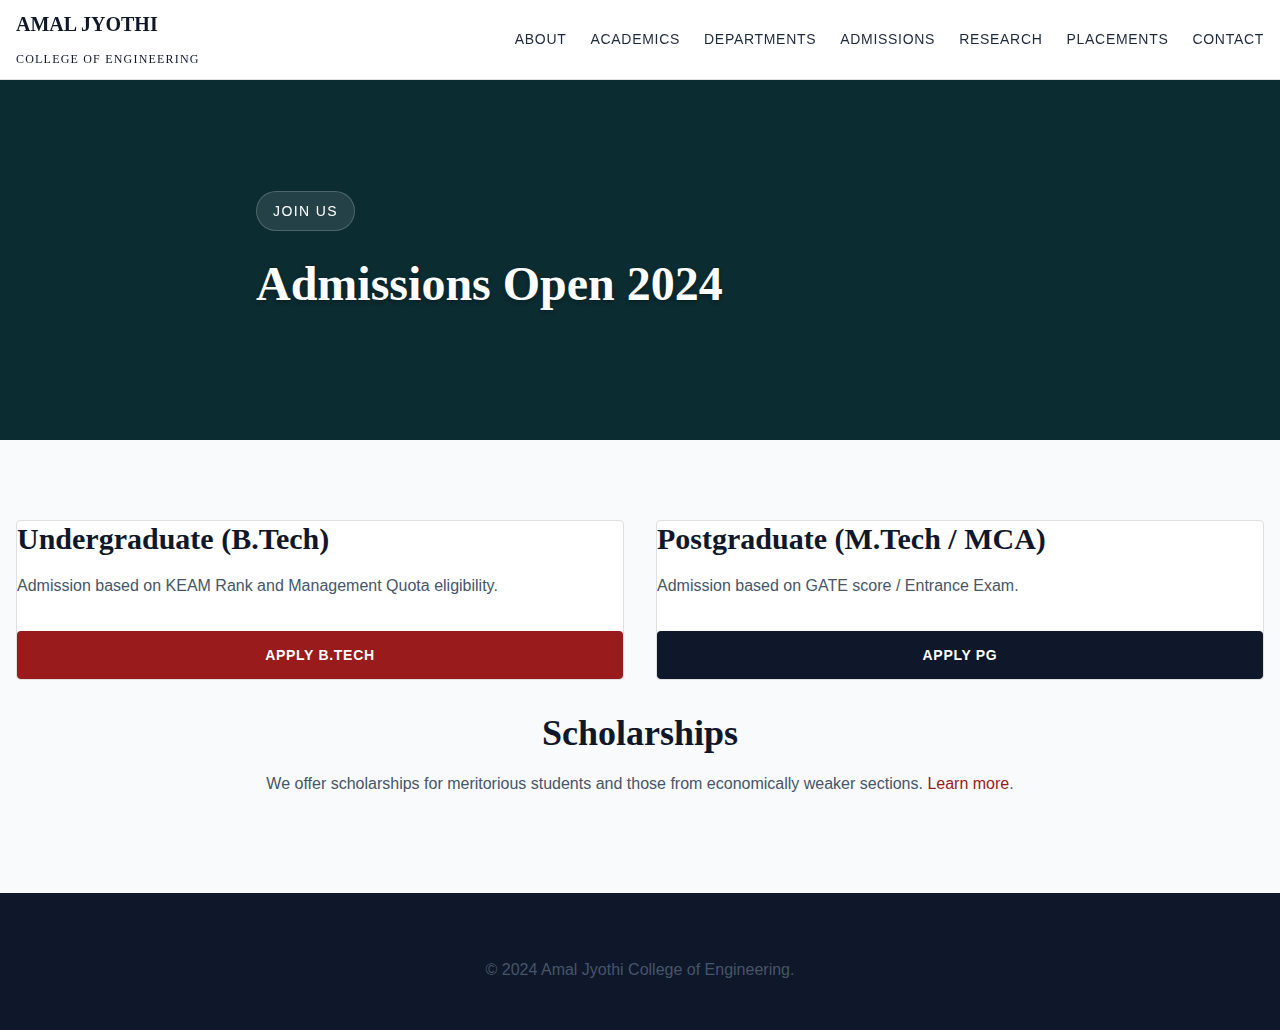
<file: admissions.html>
<!DOCTYPE html>
<html lang="en">

<head>
    <meta charset="UTF-8">
    <meta name="viewport" content="width=device-width, initial-scale=1.0">
    <title>Admissions | Amal Jyothi College of Engineering</title>

    <link rel="stylesheet" href="../styles/variables.css">
    <link rel="stylesheet" href="../styles/global.css">
    <link rel="stylesheet" href="../styles/utilities.css">
    <link rel="stylesheet" href="../styles/layout.css">
    <link rel="stylesheet" href="../styles/components.css">
</head>

<body>

    <header id="main-header">
        <div class="header-container">
            <a href="../index.html" class="logo">
                <span>AMAL JYOTHI <br><small style="font-size: 0.6em; font-weight: 400; letter-spacing: 0.1em;">COLLEGE
                        OF ENGINEERING</small></span>
            </a>
            <nav class="nav-links">
                <a href="about.html" class="nav-link">About</a>
                <a href="academics.html" class="nav-link">Academics</a>
                <a href="departments.html" class="nav-link">Departments</a>
                <a href="admissions.html" class="nav-link text-accent">Admissions</a>
                <a href="research.html" class="nav-link">Research</a>
                <a href="placements.html" class="nav-link">Placements</a>
                <a href="contact.html" class="nav-link">Contact</a>
            </nav>
            <button class="mobile-menu-btn" aria-label="Toggle navigation"><span>&#9776;</span></button>
        </div>
    </header>

    <div class="hero" style="height: 40vh; min-height: 300px;">
        <div class="hero-bg" style="background-color: var(--color-emerald);"></div>
        <div class="container hero-content">
            <span class="hero-subtitle">Join Us</span>
            <h1>Admissions Open 2024</h1>
        </div>
    </div>

    <section class="section">
        <div class="container">
            <div class="grid grid-cols-2 gap-8">
                <div class="card p-6">
                    <h3>Undergraduate (B.Tech)</h3>
                    <p>Admission based on KEAM Rank and Management Quota eligibility.</p>
                    <a href="#" class="btn btn-primary mt-4">Apply B.Tech</a>
                </div>
                <div class="card p-6">
                    <h3>Postgraduate (M.Tech / MCA)</h3>
                    <p>Admission based on GATE score / Entrance Exam.</p>
                    <a href="#" class="btn btn-secondary mt-4">Apply PG</a>
                </div>
            </div>

            <div class="mt-8 text-center">
                <h2>Scholarships</h2>
                <p>We offer scholarships for meritorious students and those from economically weaker sections. <a
                        href="#" class="text-accent">Learn more</a>.</p>
            </div>
        </div>
    </section>

    <footer id="main-footer">
        <div class="container text-center text-white">
            <p>&copy; 2024 Amal Jyothi College of Engineering.</p>
        </div>
    </footer>

    <script src="../scripts/main.js"></script>
</body>

</html>
</file>
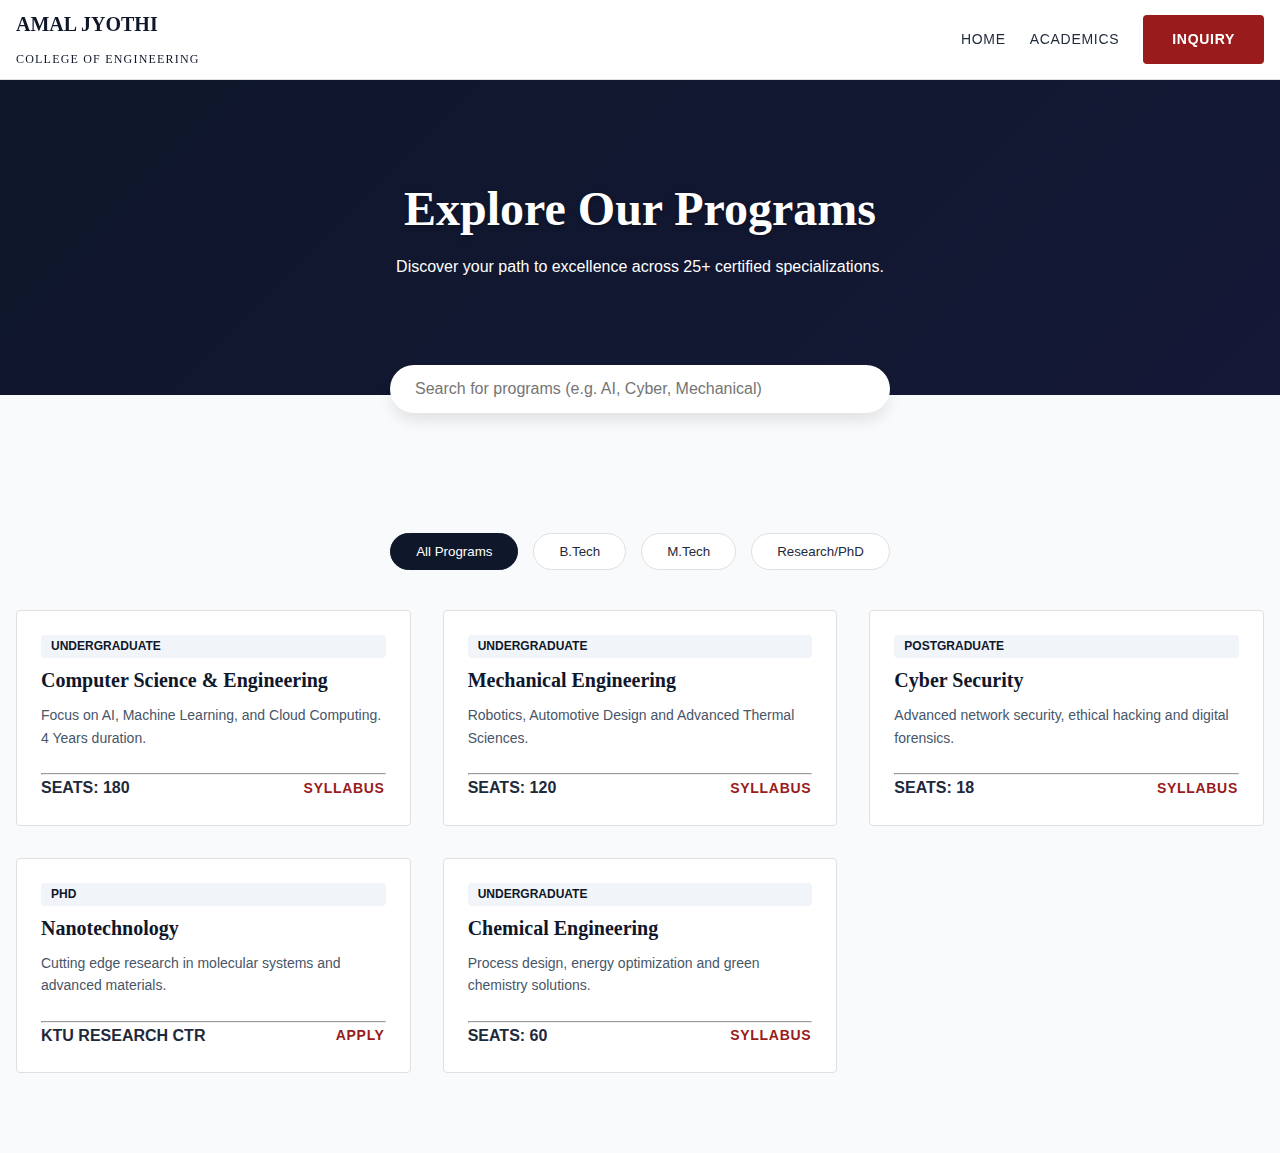
<file: programs.html>
<!DOCTYPE html>
<html lang="en">

<head>
    <meta charset="UTF-8">
    <meta name="viewport" content="width=device-width, initial-scale=1.0">
    <title>Explore Programs | AJCE</title>
    <link rel="stylesheet" href="../styles/variables.css">
    <link rel="stylesheet" href="../styles/global.css">
    <link rel="stylesheet" href="../styles/utilities.css">
    <link rel="stylesheet" href="../styles/layout.css">
    <link rel="stylesheet" href="../styles/components.css">
    <style>
        .filter-container {
            display: flex;
            justify-content: center;
            gap: 15px;
            margin-bottom: 40px;
            flex-wrap: wrap;
        }

        .filter-btn {
            padding: 10px 25px;
            border: 1px solid var(--color-border);
            border-radius: 30px;
            background: #fff;
            color: var(--color-text-main);
            font-weight: 500;
            cursor: pointer;
            transition: all 0.3s ease;
        }

        .filter-btn.active {
            background: var(--color-primary);
            color: #fff;
            border-color: var(--color-primary);
        }

        .filter-btn:hover {
            border-color: var(--color-primary);
        }

        .program-card {
            transition: transform 0.3s ease;
        }

        .program-card:hover {
            transform: translateY(-8px);
        }

        .program-tag {
            display: inline-block;
            padding: 2px 10px;
            background: var(--color-bg-light);
            border-radius: 4px;
            font-size: 0.75rem;
            font-weight: 600;
            color: var(--color-primary);
            margin-bottom: 10px;
            text-transform: uppercase;
        }

        .search-wrapper {
            max-width: 500px;
            margin: -30px auto 40px;
            position: relative;
            z-index: 10;
        }

        .search-input {
            width: 100%;
            padding: 15px 50px 15px 25px;
            border-radius: 30px;
            border: none;
            box-shadow: var(--shadow-lg);
            font-size: 1rem;
        }
    </style>
</head>

<body>

    <header id="main-header">
        <div class="header-container">
            <a href="../index.html" class="logo">
                <span>AMAL JYOTHI <br><small style="font-size: 0.6em; font-weight: 400; letter-spacing: 0.1em;">COLLEGE
                        OF ENGINEERING</small></span>
            </a>
            <nav class="nav-links">
                <a href="../index.html" class="nav-link">Home</a>
                <a href="academics.html" class="nav-link">Academics</a>
                <a href="contact.html" class="btn btn-primary">Inquiry</a>
            </nav>
        </div>
    </header>

    <div class="hero" style="height: 35vh; min-height: 250px;">
        <div class="hero-bg"
            style="background-color: var(--color-primary); background-image: linear-gradient(135deg, var(--color-primary) 0%, #1e1b4b 100%);">
        </div>
        <div class="container hero-content text-center">
            <h1>Explore Our Programs</h1>
            <p class="text-white opacity-80">Discover your path to excellence across 25+ certified specializations.</p>
        </div>
    </div>

    <div class="search-wrapper">
        <input type="text" placeholder="Search for programs (e.g. AI, Cyber, Mechanical)" class="search-input"
            id="programSearch">
    </div>

    <section class="section">
        <div class="container">
            <div class="filter-container">
                <button class="filter-btn active" data-filter="all">All Programs</button>
                <button class="filter-btn" data-filter="btech">B.Tech</button>
                <button class="filter-btn" data-filter="mtech">M.Tech</button>
                <button class="filter-btn" data-filter="research">Research/PhD</button>
            </div>

            <div class="grid grid-cols-3 gap-8" id="programsGrid">
                <!-- Card 1 -->
                <div class="card program-card" data-category="btech">
                    <div class="card-content">
                        <span class="program-tag">Undergraduate</span>
                        <h3 class="card-title">Computer Science & Engineering</h3>
                        <p class="card-excerpt">Focus on AI, Machine Learning, and Cloud Computing. 4 Years duration.
                        </p>
                        <hr class="my-4 opacity-10">
                        <div class="flex justify-between items-center">
                            <span class="text-xs font-bold uppercase tracking-widest text-muted">Seats: 180</span>
                            <a href="#" class="btn btn-text">Syllabus</a>
                        </div>
                    </div>
                </div>

                <!-- Card 2 -->
                <div class="card program-card" data-category="btech">
                    <div class="card-content">
                        <span class="program-tag">Undergraduate</span>
                        <h3 class="card-title">Mechanical Engineering</h3>
                        <p class="card-excerpt">Robotics, Automotive Design and Advanced Thermal Sciences.</p>
                        <hr class="my-4 opacity-10">
                        <div class="flex justify-between items-center">
                            <span class="text-xs font-bold uppercase tracking-widest text-muted">Seats: 120</span>
                            <a href="#" class="btn btn-text">Syllabus</a>
                        </div>
                    </div>
                </div>

                <!-- Card 3 -->
                <div class="card program-card" data-category="mtech">
                    <div class="card-content">
                        <span class="program-tag">Postgraduate</span>
                        <h3 class="card-title">Cyber Security</h3>
                        <p class="card-excerpt">Advanced network security, ethical hacking and digital forensics.</p>
                        <hr class="my-4 opacity-10">
                        <div class="flex justify-between items-center">
                            <span class="text-xs font-bold uppercase tracking-widest text-muted">Seats: 18</span>
                            <a href="#" class="btn btn-text">Syllabus</a>
                        </div>
                    </div>
                </div>

                <!-- Card 4 -->
                <div class="card program-card" data-category="research">
                    <div class="card-content">
                        <span class="program-tag">PhD</span>
                        <h3 class="card-title">Nanotechnology</h3>
                        <p class="card-excerpt">Cutting edge research in molecular systems and advanced materials.</p>
                        <hr class="my-4 opacity-10">
                        <div class="flex justify-between items-center">
                            <span class="text-xs font-bold uppercase tracking-widest text-muted">KTU Research Ctr</span>
                            <a href="#" class="btn btn-text">Apply</a>
                        </div>
                    </div>
                </div>

                <!-- Card 5 -->
                <div class="card program-card" data-category="btech">
                    <div class="card-content">
                        <span class="program-tag">Undergraduate</span>
                        <h3 class="card-title">Chemical Engineering</h3>
                        <p class="card-excerpt">Process design, energy optimization and green chemistry solutions.</p>
                        <hr class="my-4 opacity-10">
                        <div class="flex justify-between items-center">
                            <span class="text-xs font-bold uppercase tracking-widest text-muted">Seats: 60</span>
                            <a href="#" class="btn btn-text">Syllabus</a>
                        </div>
                    </div>
                </div>
            </div>
        </div>
    </section>

    <script>
        document.addEventListener('DOMContentLoaded', () => {
            const filters = document.querySelectorAll('.filter-btn');
            const cards = document.querySelectorAll('.program-card');
            const search = document.getElementById('programSearch');

            filters.forEach(btn => {
                btn.addEventListener('click', () => {
                    filters.forEach(b => b.classList.remove('active'));
                    btn.classList.add('active');
                    const category = btn.dataset.filter;

                    cards.forEach(card => {
                        if (category === 'all' || card.dataset.category === category) {
                            card.style.display = 'block';
                        } else {
                            card.style.display = 'none';
                        }
                    });
                });
            });

            search.addEventListener('input', (e) => {
                const term = e.target.value.toLowerCase();
                cards.forEach(card => {
                    const title = card.querySelector('.card-title').textContent.toLowerCase();
                    const excerpt = card.querySelector('.card-excerpt').textContent.toLowerCase();
                    if (title.includes(term) || excerpt.includes(term)) {
                        card.style.display = 'block';
                    } else {
                        card.style.display = 'none';
                    }
                });
            });
        });
    </script>
</body>

</html>
</file>
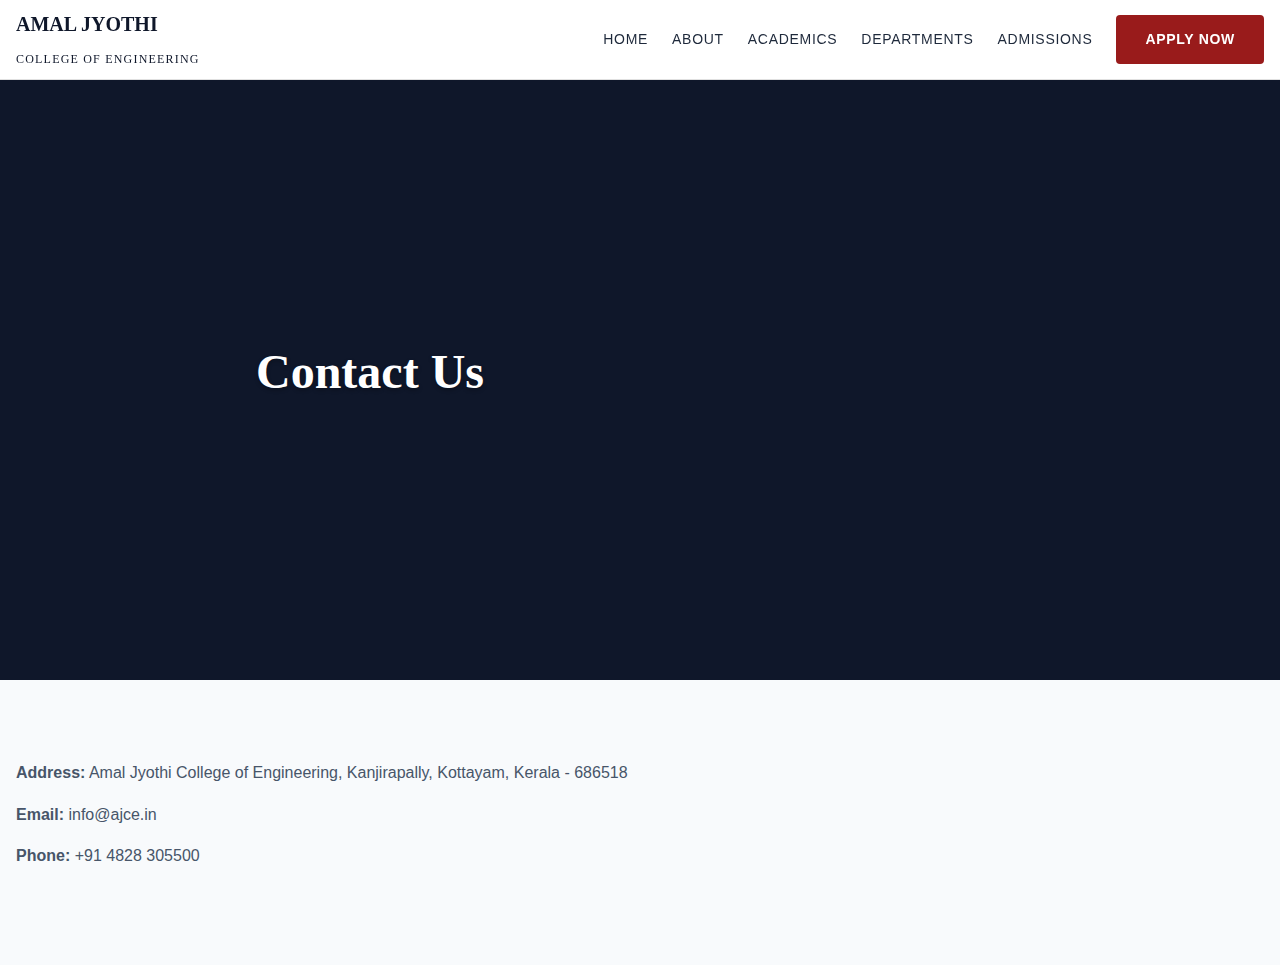
<file: pages/contact.html>
<!DOCTYPE html>
<html lang="en">

<head>
    <meta charset="UTF-8">
    <meta name="viewport" content="width=device-width, initial-scale=1.0">
    <title>Contact Us | Amal Jyothi College of Engineering</title>
    <link rel="stylesheet" href="../styles/variables.css">
    <link rel="stylesheet" href="../styles/global.css">
    <link rel="stylesheet" href="../styles/layout.css">
    <link rel="stylesheet" href="../styles/components.css">
    <link rel="stylesheet" href="../styles/utilities.css">
</head>

<body>
    <header id="main-header">
        <div class="header-container">
            <a href="../index.html" class="logo">
                <span>AMAL JYOTHI <br><small style="font-size: 0.6em; font-weight: 400; letter-spacing: 0.1em;">COLLEGE
                        OF ENGINEERING</small></span>
            </a>
            <nav class="nav-links">
                <a href="../index.html" class="nav-link">Home</a>
                <a href="about.html" class="nav-link">About</a>
                <a href="academics.html" class="nav-link">Academics</a>
                <a href="departments.html" class="nav-link">Departments</a>
                <a href="admissions.html" class="nav-link">Admissions</a>
                <a href="contact.html" class="btn btn-primary">Apply Now</a>
            </nav>
        </div>
    </header>

    <div class="hero" style="height: 40vh;">
        <div class="container hero-content">
            <h1>Contact Us</h1>
        </div>
    </div>

    <section class="section">
        <div class="container">
            <p><strong>Address:</strong> Amal Jyothi College of Engineering, Kanjirapally, Kottayam, Kerala - 686518</p>
            <p><strong>Email:</strong> info@ajce.in</p>
            <p><strong>Phone:</strong> +91 4828 305500</p>
        </div>
    </section>
</body>

</html>
</file>
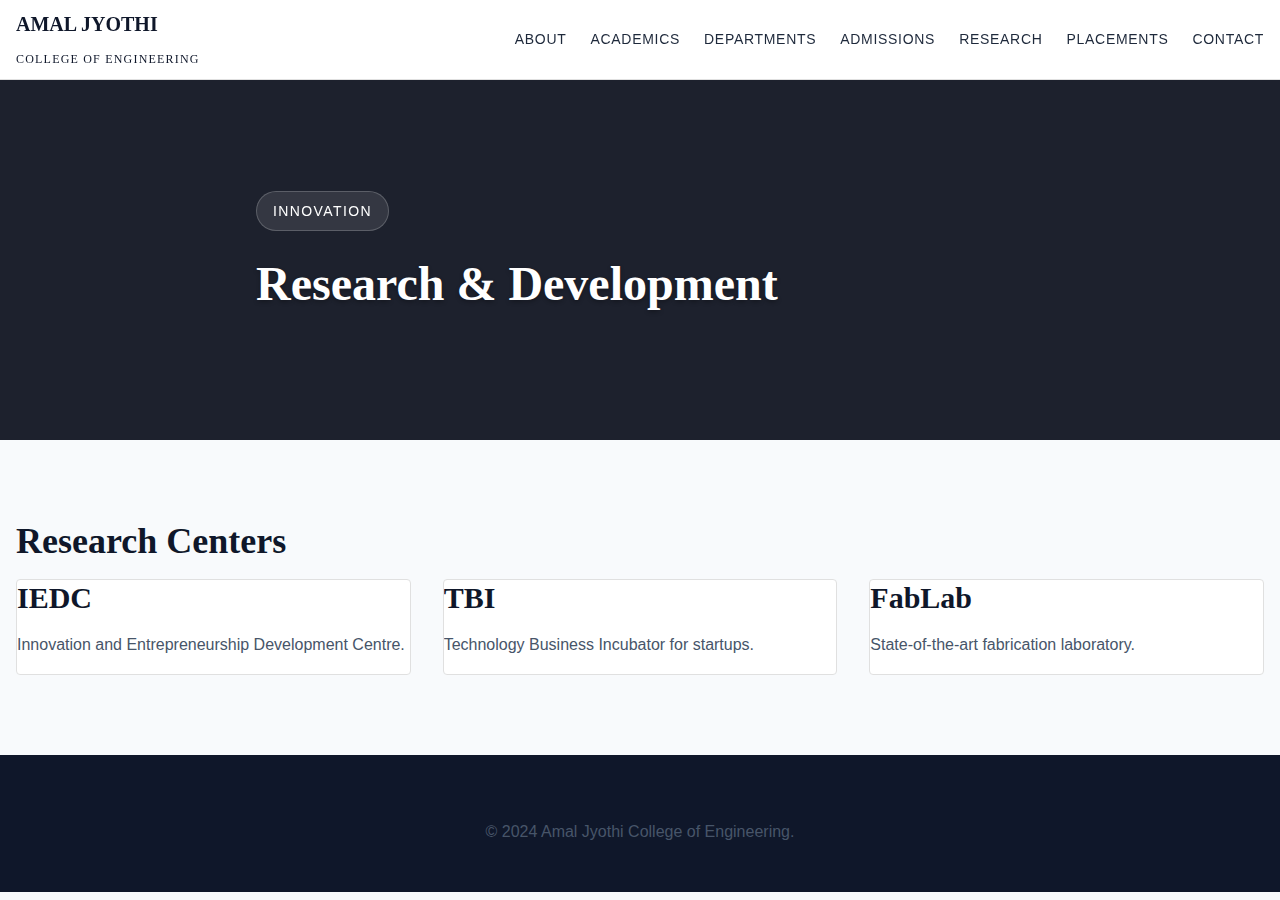
<file: pages/research.html>
<!DOCTYPE html>
<html lang="en">

<head>
    <meta charset="UTF-8">
    <meta name="viewport" content="width=device-width, initial-scale=1.0">
    <title>Research | Amal Jyothi College of Engineering</title>

    <link rel="stylesheet" href="../styles/variables.css">
    <link rel="stylesheet" href="../styles/global.css">
    <link rel="stylesheet" href="../styles/utilities.css">
    <link rel="stylesheet" href="../styles/layout.css">
    <link rel="stylesheet" href="../styles/components.css">
</head>

<body>

    <header id="main-header">
        <div class="header-container">
            <a href="../index.html" class="logo">
                <span>AMAL JYOTHI <br><small style="font-size: 0.6em; font-weight: 400; letter-spacing: 0.1em;">COLLEGE
                        OF ENGINEERING</small></span>
            </a>
            <nav class="nav-links">
                <a href="about.html" class="nav-link">About</a>
                <a href="academics.html" class="nav-link">Academics</a>
                <a href="departments.html" class="nav-link">Departments</a>
                <a href="admissions.html" class="nav-link">Admissions</a>
                <a href="research.html" class="nav-link text-accent">Research</a>
                <a href="placements.html" class="nav-link">Placements</a>
                <a href="contact.html" class="nav-link">Contact</a>
            </nav>
            <button class="mobile-menu-btn" aria-label="Toggle navigation"><span>&#9776;</span></button>
        </div>
    </header>

    <div class="hero" style="height: 40vh; min-height: 300px;">
        <div class="hero-bg" style="background-color: #333;"></div>
        <div class="container hero-content">
            <span class="hero-subtitle">Innovation</span>
            <h1>Research & Development</h1>
        </div>
    </div>

    <section class="section">
        <div class="container">
            <h2>Research Centers</h2>
            <div class="grid grid-cols-3 gap-8 mt-4">
                <div class="card p-6">
                    <h3>IEDC</h3>
                    <p>Innovation and Entrepreneurship Development Centre.</p>
                </div>
                <div class="card p-6">
                    <h3>TBI</h3>
                    <p>Technology Business Incubator for startups.</p>
                </div>
                <div class="card p-6">
                    <h3>FabLab</h3>
                    <p>State-of-the-art fabrication laboratory.</p>
                </div>
            </div>
        </div>
    </section>

    <footer id="main-footer">
        <div class="container text-center text-white">
            <p>&copy; 2024 Amal Jyothi College of Engineering.</p>
        </div>
    </footer>

    <script src="../scripts/main.js"></script>
</body>

</html>
</file>
<file: styles/variables.css>
/* Design Tokens & Variables */
:root {
    /* Color Palette */
    --color-primary: #0f172a;
    /* Deep Slate Navy - Modern, Elegant */
    --color-accent: #991b1b;
    /* Sophisticated Crimson - Academic */
    --color-emerald: #064e3b;
    /* Deep Emerald */
    --color-gold: #d4af37;
    /* Metallic Gold - Premium */

    --color-bg-body: #f8fafc;
    /* Clean Slate White */
    --color-bg-light: #f1f5f9;
    /* Light Slate Gray */
    --color-bg-dark: #020617;
    /* Deep Black */

    --color-text-main: #1e293b;
    /* Slate Charcoal */
    --color-text-muted: #475569;
    --color-text-light: #ffffff;

    --color-border: #e0e0e0;

    /* Typography */
    --font-heading: 'Playfair Display', serif;
    --font-body: 'Inter', sans-serif;

    --text-xs: 0.75rem;
    --text-sm: 0.875rem;
    --text-base: 1rem;
    --text-lg: 1.125rem;
    --text-xl: 1.25rem;
    --text-2xl: 1.5rem;
    --text-3xl: 1.875rem;
    --text-4xl: 2.25rem;
    --text-5xl: 3rem;

    /* Spacing */
    --space-1: 0.25rem;
    --space-2: 0.5rem;
    --space-3: 0.75rem;
    --space-4: 1rem;
    --space-6: 1.5rem;
    --space-8: 2rem;
    --space-12: 3rem;
    --space-16: 4rem;
    --space-20: 5rem;
    --space-32: 8rem;

    /* Layout */
    --container-width: 1280px;
    --header-height: 80px;
    --radius-sm: 4px;
    --radius-md: 8px;
    --radius-lg: 16px;

    /* Shadows */
    --shadow-sm: 0 1px 2px rgba(0, 0, 0, 0.05);
    --shadow-md: 0 4px 6px -1px rgba(0, 0, 0, 0.1);
    --shadow-lg: 0 10px 15px -3px rgba(0, 0, 0, 0.1);
    --shadow-float: 0 20px 25px -5px rgba(0, 0, 0, 0.1), 0 10px 10px -5px rgba(0, 0, 0, 0.04);

    /* Transitions */
    --transition-fast: 150ms ease;
    --transition-base: 300ms ease;
    --transition-slow: 500ms ease;
}
</file>
<file: styles/utilities.css>
/* Utilities */

/* Flexbox Helpers */
.flex {
    display: flex;
}

.flex-col {
    flex-direction: column;
}

.flex-wrap {
    flex-wrap: wrap;
}

.items-center {
    align-items: center;
}

.items-start {
    align-items: flex-start;
}

.justify-center {
    justify-content: center;
}

.justify-between {
    justify-content: space-between;
}

.gap-2 {
    gap: var(--space-2);
}

.gap-4 {
    gap: var(--space-4);
}

.gap-8 {
    gap: var(--space-8);
}

/* Grid Helpers */
.grid {
    display: grid;
}

.grid-cols-1 {
    grid-template-columns: repeat(1, 1fr);
}

.grid-cols-2 {
    grid-template-columns: repeat(2, 1fr);
}

.grid-cols-3 {
    grid-template-columns: repeat(3, 1fr);
}

.grid-cols-4 {
    grid-template-columns: repeat(4, 1fr);
}

/* Spacing */
.mt-4 {
    margin-top: var(--space-4);
}

.mt-8 {
    margin-top: var(--space-8);
}

.mb-4 {
    margin-bottom: var(--space-4);
}

.mb-8 {
    margin-bottom: var(--space-8);
}

.py-12 {
    padding-top: var(--space-12);
    padding-bottom: var(--space-12);
}

.py-20 {
    padding-top: var(--space-20);
    padding-bottom: var(--space-20);
}

/* Text Utilities */
.text-center {
    text-align: center;
}

.text-right {
    text-align: right;
}

.text-primary {
    color: var(--color-primary);
}

.text-accent {
    color: var(--color-accent);
}

.text-white {
    color: var(--color-text-light);
}

.font-bold {
    font-weight: 700;
}

.uppercase {
    text-transform: uppercase;
}

.tracking-wide {
    letter-spacing: 0.05em;
}

/* Visuals */
.shadow-lg {
    box-shadow: var(--shadow-lg);
}

.rounded-md {
    border-radius: var(--radius-md);
}

.rounded-lg {
    border-radius: var(--radius-lg);
}

.bg-light {
    background-color: var(--color-bg-light);
}

.bg-white {
    background-color: #ffffff;
}

/* Visibility */
.hidden {
    display: none;
}

.block {
    display: block;
}

/* Responsive Overrides */
@media (max-width: 768px) {

    .grid-cols-2,
    .grid-cols-3,
    .grid-cols-4 {
        grid-template-columns: 1fr;
    }

    .hidden-mobile {
        display: none !important;
    }
}

/* Animations */
.fade-up {
    opacity: 0;
    transform: translateY(30px);
    transition: opacity 0.6s ease-out, transform 0.6s ease-out;
}

.fade-up.visible {
    opacity: 1;
    transform: translateY(0);
}

.delay-100 {
    transition-delay: 100ms;
}

.delay-200 {
    transition-delay: 200ms;
}

.delay-300 {
    transition-delay: 300ms;
}
</file>
<file: styles/layout.css>
/* Layout Styles: Header, detailed Footer, and Navigation */

/* Header & Nav */
#main-header {
    position: sticky;
    top: 0;
    z-index: 1000;
    background-color: rgb(255 255 255 / 95%);
    backdrop-filter: blur(10px);
    border-bottom: 1px solid var(--color-border);
    height: var(--header-height);
    display: flex;
    align-items: center;
    transition: transform var(--transition-base);
}

.header-container {
    width: 100%;
    max-width: var(--container-width);
    margin: 0 auto;
    padding: 0 var(--space-4);
    display: flex;
    justify-content: space-between;
    align-items: center;
}

.logo {
    font-family: var(--font-heading);
    font-size: var(--text-xl);
    font-weight: 700;
    color: var(--color-primary);
    display: flex;
    align-items: center;
    gap: var(--space-2);
}

.nav-links {
    display: flex;
    gap: var(--space-6);
    align-items: center;
}

.nav-link {
    font-weight: 500;
    font-size: var(--text-sm);
    color: var(--color-text-main);
    text-transform: uppercase;
    letter-spacing: 0.05em;
    padding: var(--space-2) 0;
    position: relative;
}

.nav-link::after {
    content: '';
    position: absolute;
    bottom: 0;
    left: 0;
    width: 0;
    height: 2px;
    background-color: var(--color-accent);
    transition: width var(--transition-base);
}

.nav-link:hover::after {
    width: 100%;
}

.mobile-menu-btn {
    display: none;
    font-size: var(--text-2xl);
    color: var(--color-primary);
}

/* Mega Menu (Simple implementation for now) */
.mega-menu {
    position: absolute;
    top: 100%;
    left: 0;
    width: 100%;
    background: white;
    border-bottom: 1px solid var(--color-border);
    padding: var(--space-8) 0;
    opacity: 0;
    visibility: hidden;
    transform: translateY(10px);
    transition: all var(--transition-base);
    box-shadow: var(--shadow-md);
}

.nav-item:hover .mega-menu {
    opacity: 1;
    visibility: visible;
    transform: translateY(0);
}

/* Footer */
#main-footer {
    background-color: var(--color-primary);
    color: var(--color-text-light);
    padding-top: var(--space-16);
    padding-bottom: var(--space-8);
}

.footer-grid {
    display: grid;
    grid-template-columns: 2fr 1fr 1fr 1.5fr;
    gap: var(--space-12);
    margin-bottom: var(--space-12);
}

.footer-brand h2 {
    color: white;
    margin-bottom: var(--space-4);
}

.footer-brand p {
    color: rgba(255, 255, 255, 0.7);
    max-width: 300px;
}

.footer-col h3 {
    color: var(--color-gold);
    font-size: var(--text-lg);
    margin-bottom: var(--space-6);
    text-transform: uppercase;
    letter-spacing: 0.05em;
}

.footer-links li {
    margin-bottom: var(--space-3);
}

.footer-links a {
    color: rgba(255, 255, 255, 0.8);
    transition: color var(--transition-fast);
}

.footer-links a:hover {
    color: var(--color-gold);
}

.footer-bottom {
    border-top: 1px solid rgba(255, 255, 255, 0.1);
    padding-top: var(--space-8);
    display: flex;
    justify-content: space-between;
    align-items: center;
    color: rgba(255, 255, 255, 0.5);
    font-size: var(--text-sm);
}

@media (max-width: 1024px) {
    .nav-links {
        display: none;
        /* Hide for mobile initially */
    }

    .mobile-menu-btn {
        display: block;
    }

    .footer-grid {
        grid-template-columns: 1fr 1fr;
    }
}

@media (max-width: 640px) {
    .footer-grid {
        grid-template-columns: 1fr;
    }

    .footer-bottom {
        flex-direction: column;
        gap: var(--space-4);
        text-align: center;
    }
}
</file>
<file: styles/components.css>
/* Component Styles: Buttons, Cards, Hero, etc. */

/* Buttons */
.btn {
    display: inline-flex;
    align-items: center;
    justify-content: center;
    padding: 12px 28px;
    font-weight: 600;
    font-size: var(--text-sm);
    text-transform: uppercase;
    letter-spacing: 0.05em;
    border-radius: var(--radius-sm);
    transition: all var(--transition-base);
    cursor: pointer;
    border: 1px solid transparent;
}

.btn-primary {
    background-color: var(--color-accent);
    color: white;
}

.btn-primary:hover {
    background-color: #7f1d1d;
    /* Darker Crimson */
    transform: translateY(-2px);
    box-shadow: var(--shadow-md);
}

.btn-secondary {
    background-color: var(--color-primary);
    color: white;
}

.btn-secondary:hover {
    background-color: #020617;
    transform: translateY(-2px);
    box-shadow: var(--shadow-md);
}

.btn-outline {
    background-color: transparent;
    border-color: var(--color-primary);
    color: var(--color-primary);
}

.btn-outline:hover {
    background-color: var(--color-primary);
    color: white;
}

.btn-text {
    padding: 0;
    background: none;
    color: var(--color-accent);
    border-bottom: 1px solid transparent;
    border-radius: 0;
}

.btn-text:hover {
    border-bottom-color: var(--color-accent);
}


/* Hero Section */
.hero {
    position: relative;
    height: 90vh;
    min-height: 600px;
    display: flex;
    align-items: center;
    background-color: var(--color-primary);
    color: white;
    overflow: hidden;
}

.hero h1,
.hero h2,
.hero h3,
.hero h4 {
    color: white;
    text-shadow: 0 2px 4px rgba(0, 0, 0, 0.3);
}

.hero-bg {
    position: absolute;
    top: 0;
    left: 0;
    width: 100%;
    height: 100%;
    object-fit: cover;
    opacity: 0.4;
    /* Darken the image */
    z-index: 1;
}

.hero-content {
    position: relative;
    z-index: 2;
    max-width: 800px;
    padding-left: var(--space-4);
    animation: fadeUp 1s ease-out;
}

.hero-subtitle {
    display: inline-block;
    padding: var(--space-2) var(--space-4);
    background: rgba(255, 255, 255, 0.1);
    backdrop-filter: blur(5px);
    border: 1px solid rgba(255, 255, 255, 0.2);
    border-radius: 50px;
    font-size: var(--text-sm);
    margin-bottom: var(--space-6);
    text-transform: uppercase;
    letter-spacing: 0.1em;
}

/* Cards */
.card {
    background: white;
    border-radius: var(--radius-sm);
    overflow: hidden;
    transition: all var(--transition-base);
    border: 1px solid var(--color-border);
    height: 100%;
    display: flex;
    flex-direction: column;
}

.card:hover {
    transform: translateY(-8px);
    box-shadow: var(--shadow-lg);
    border-color: transparent;
}

.card-image {
    width: 100%;
    height: 240px;
    object-fit: cover;
    transition: transform var(--transition-slow);
}

.card:hover .card-image {
    transform: scale(1.05);
}

.card-image-wrapper {
    overflow: hidden;
    position: relative;
}

.card-content {
    padding: var(--space-6);
    flex-grow: 1;
    display: flex;
    flex-direction: column;
}

.card-category {
    font-size: var(--text-xs);
    color: var(--color-accent);
    font-weight: 700;
    text-transform: uppercase;
    margin-bottom: var(--space-2);
}

.card-title {
    font-size: var(--text-xl);
    margin-bottom: var(--space-3);
    color: var(--color-primary);
}

.card-excerpt {
    font-size: var(--text-sm);
    color: var(--color-text-muted);
    margin-bottom: var(--space-6);
    flex-grow: 1;
}

/* Stat Counter */
.stat-card {
    text-align: center;
    padding: var(--space-8);
    background: white;
    border-radius: var(--radius-md);
    box-shadow: var(--shadow-sm);
}

.stat-number {
    font-family: var(--font-heading);
    font-size: 3.5rem;
    font-weight: 700;
    color: var(--color-accent);
    line-height: 1;
    margin-bottom: var(--space-2);
    display: block;
}

.stat-label {
    font-size: var(--text-sm);
    text-transform: uppercase;
    letter-spacing: 0.05em;
    color: var(--color-text-muted);
}

/* Animations */
@keyframes fadeUp {
    from {
        opacity: 0;
        transform: translateY(30px);
    }

    to {
        opacity: 1;
        transform: translateY(0);
    }
}
</file>
<file: styles/global.css>
/* Global Styles & Reset */
*,
*::before,
*::after {
    box-sizing: border-box;
    margin: 0;
    padding: 0;
}

html {
    scroll-behavior: smooth;
    font-size: 16px;
}

body {
    font-family: var(--font-body);
    background-color: var(--color-bg-body);
    color: var(--color-text-main);
    line-height: 1.6;
    -webkit-font-smoothing: antialiased;
    -moz-osx-font-smoothing: grayscale;
}

h1,
h2,
h3,
h4,
h5,
h6 {
    font-family: var(--font-heading);
    font-weight: 700;
    line-height: 1.2;
    color: var(--color-primary);
    margin-bottom: var(--space-4);
}

h1 {
    font-size: var(--text-5xl);
}

h2 {
    font-size: var(--text-4xl);
}

h3 {
    font-size: var(--text-3xl);
}

h4 {
    font-size: var(--text-2xl);
}

p {
    margin-bottom: var(--space-4);
    color: var(--color-text-muted);
}

a {
    color: inherit;
    text-decoration: none;
    transition: color var(--transition-fast);
}

img {
    max-width: 100%;
    height: auto;
    display: block;
}

ul,
ol {
    list-style: none;
}

button {
    font-family: inherit;
    border: none;
    background: none;
    cursor: pointer;
}

/* Base Layout */
.container {
    width: 100%;
    max-width: var(--container-width);
    margin: 0 auto;
    padding: 0 var(--space-4);
}

.section {
    padding: var(--space-20) 0;
}

/* Custom Scrollbar */
::-webkit-scrollbar {
    width: 8px;
}

::-webkit-scrollbar-track {
    background: var(--color-bg-light);
}

::-webkit-scrollbar-thumb {
    background: var(--color-text-muted);
    border-radius: 4px;
}

::-webkit-scrollbar-thumb:hover {
    background: var(--color-primary);
}
</file>
